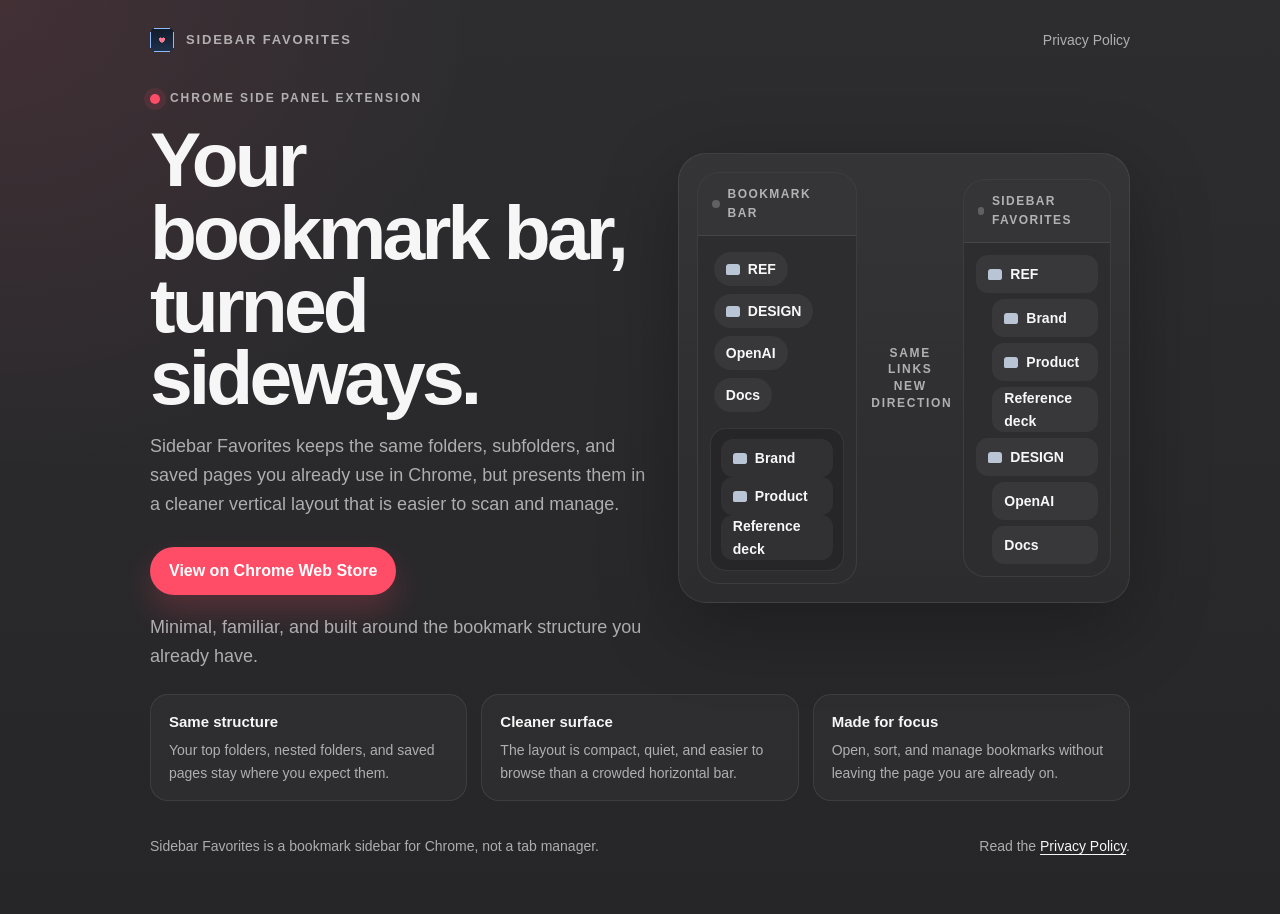
<file: index.html>
<!doctype html>
<html lang="en">
  <head>
    <meta charset="utf-8" />
    <meta name="viewport" content="width=device-width, initial-scale=1" />
    <title>Sidebar Favorites</title>
    <link rel="icon" type="image/png" sizes="32x32" href="./icon32.png" />
    <style>
      :root {
        --bg: #262628;
        --bg-soft: #2d2d30;
        --panel: rgba(255, 255, 255, 0.04);
        --panel-strong: rgba(255, 255, 255, 0.06);
        --border: rgba(255, 255, 255, 0.08);
        --text: rgba(255, 255, 255, 0.96);
        --muted: rgba(255, 255, 255, 0.62);
        --accent: #ff4c67;
        --shadow: 0 24px 80px rgba(0, 0, 0, 0.28);
      }

      * {
        box-sizing: border-box;
      }

      html,
      body {
        margin: 0;
        min-height: 100%;
      }

      body {
        background:
          radial-gradient(circle at top left, rgba(255, 76, 103, 0.1), transparent 30%),
          linear-gradient(180deg, #2d2d30 0%, #262628 100%);
        color: var(--text);
        font: 16px/1.6 "Segoe UI", "SF Pro Text", "Helvetica Neue", sans-serif;
      }

      a {
        color: inherit;
        text-decoration: none;
      }

      .shell {
        width: min(980px, calc(100% - 40px));
        margin: 0 auto;
        padding: 28px 0 56px;
      }

      .topbar,
      .hero,
      .info-strip,
      .site-footer {
        width: 100%;
      }

      .topbar {
        display: flex;
        align-items: center;
        justify-content: space-between;
        gap: 16px;
        margin-bottom: 34px;
      }

      .brand {
        display: inline-flex;
        align-items: center;
        gap: 12px;
        color: var(--muted);
        font-size: 13px;
        font-weight: 700;
        letter-spacing: 0.14em;
        text-transform: uppercase;
      }

      .brand img {
        width: 24px;
        height: 24px;
        object-fit: contain;
        image-rendering: pixelated;
        image-rendering: crisp-edges;
      }

      .top-link {
        color: var(--muted);
        font-size: 14px;
      }

      .hero {
        display: grid;
        grid-template-columns: minmax(0, 1.05fr) minmax(320px, 0.95fr);
        gap: 28px;
        align-items: center;
        margin-bottom: 24px;
      }

      .eyebrow {
        display: inline-flex;
        align-items: center;
        gap: 10px;
        margin-bottom: 14px;
        color: var(--muted);
        font-size: 12px;
        font-weight: 700;
        letter-spacing: 0.16em;
        text-transform: uppercase;
      }

      .eyebrow-mark {
        width: 10px;
        height: 10px;
        border-radius: 999px;
        background: var(--accent);
        box-shadow: 0 0 0 6px rgba(255, 76, 103, 0.12);
      }

      h1,
      h2,
      p {
        margin: 0;
      }

      h1 {
        max-width: 12ch;
        font-size: clamp(2.8rem, 7vw, 4.8rem);
        line-height: 0.95;
        letter-spacing: -0.05em;
      }

      .hero-copy p {
        max-width: 58ch;
        margin-top: 18px;
        color: var(--muted);
        font-size: 18px;
      }

      .hero-actions {
        display: flex;
        align-items: center;
        gap: 14px;
        margin-top: 28px;
      }

      .button {
        display: inline-flex;
        align-items: center;
        justify-content: center;
        min-height: 48px;
        padding: 0 18px;
        border: 1px solid transparent;
        border-radius: 999px;
        background: var(--accent);
        color: #fff;
        font-weight: 700;
        box-shadow: 0 16px 32px rgba(255, 76, 103, 0.22);
      }

      .subtle-note {
        color: var(--muted);
        font-size: 14px;
      }

      .mock {
        padding: 18px;
        border: 1px solid var(--border);
        border-radius: 28px;
        background: linear-gradient(180deg, rgba(255, 255, 255, 0.045), rgba(255, 255, 255, 0.02));
        box-shadow: var(--shadow);
      }

      .mock-stage {
        display: grid;
        grid-template-columns: minmax(0, 1fr) 78px minmax(0, 0.92fr);
        gap: 14px;
        align-items: center;
      }

      .mini-card {
        overflow: hidden;
        border: 1px solid var(--border);
        border-radius: 22px;
        background: var(--bg-soft);
      }

      .mini-card__bar {
        display: flex;
        align-items: center;
        gap: 8px;
        padding: 12px 14px;
        border-bottom: 1px solid var(--border);
        background: rgba(255, 255, 255, 0.04);
        color: var(--muted);
        font-size: 12px;
        font-weight: 700;
        letter-spacing: 0.12em;
        text-transform: uppercase;
      }

      .dot {
        width: 8px;
        height: 8px;
        border-radius: 999px;
        background: rgba(255, 255, 255, 0.22);
      }

      .browser-strip {
        display: flex;
        flex-wrap: wrap;
        gap: 8px;
        padding: 16px;
      }

      .pill,
      .row {
        display: inline-flex;
        align-items: center;
        gap: 8px;
        min-height: 34px;
        padding: 0 12px;
        border-radius: 999px;
        background: rgba(255, 255, 255, 0.05);
        font-size: 14px;
        font-weight: 600;
      }

      .row {
        display: flex;
        min-height: 38px;
        border-radius: 12px;
      }

      .folder::before {
        content: "";
        width: 14px;
        height: 11px;
        border-radius: 3px 3px 3px 2px;
        background: #b9c5d5;
        box-shadow: 0 -4px 0 0 #b9c5d5 inset;
      }

      .menu {
        width: calc(100% - 24px);
        margin: 0 12px 12px;
        padding: 10px;
        border: 1px solid var(--border);
        border-radius: 16px;
        background: rgba(0, 0, 0, 0.14);
      }

      .sidebar-list {
        display: grid;
        gap: 6px;
        padding: 12px;
      }

      .sidebar-list .group {
        display: grid;
        gap: 6px;
        margin-left: 16px;
      }

      .divider-copy {
        color: var(--muted);
        font-size: 12px;
        font-weight: 700;
        line-height: 1.4;
        letter-spacing: 0.14em;
        text-transform: uppercase;
        text-align: center;
      }

      .info-strip {
        display: grid;
        grid-template-columns: repeat(3, minmax(0, 1fr));
        gap: 14px;
        margin-bottom: 24px;
      }

      .info-card {
        padding: 18px 18px 16px;
        border: 1px solid var(--border);
        border-radius: 18px;
        background: rgba(255, 255, 255, 0.03);
      }

      .info-card h2 {
        font-size: 15px;
        line-height: 1.2;
      }

      .info-card p {
        margin-top: 8px;
        color: var(--muted);
        font-size: 14px;
      }

      .site-footer {
        display: flex;
        align-items: center;
        justify-content: space-between;
        gap: 14px;
        padding-top: 10px;
        color: var(--muted);
        font-size: 14px;
      }

      .site-footer a {
        color: var(--text);
        text-decoration: underline;
        text-underline-offset: 0.18em;
      }

      @media (max-width: 900px) {
        .hero,
        .mock-stage,
        .info-strip,
        .site-footer {
          grid-template-columns: 1fr;
          display: grid;
        }

        .site-footer {
          justify-content: start;
        }

        .divider-copy {
          padding: 8px 0;
        }
      }
    </style>
  </head>
  <body>
    <main class="shell">
      <header class="topbar">
        <div class="brand">
          <img src="./icon128.png" alt="" />
          <span>Sidebar Favorites</span>
        </div>
        <a class="top-link" href="./privacy.html">Privacy Policy</a>
      </header>

      <section class="hero">
        <div class="hero-copy">
          <div class="eyebrow">
            <span class="eyebrow-mark"></span>
            <span>Chrome side panel extension</span>
          </div>
          <h1>Your bookmark bar, turned sideways.</h1>
          <p>
            Sidebar Favorites keeps the same folders, subfolders, and saved pages you already use in
            Chrome, but presents them in a cleaner vertical layout that is easier to scan and manage.
          </p>
          <div class="hero-actions">
            <a class="button" href="https://chromewebstore.google.com/" target="_blank" rel="noreferrer">
              View on Chrome Web Store
            </a>
          </div>
          <p class="subtle-note">Minimal, familiar, and built around the bookmark structure you already have.</p>
        </div>

        <div class="mock" aria-hidden="true">
          <div class="mock-stage">
            <div class="mini-card">
              <div class="mini-card__bar">
                <span class="dot"></span>
                <span>Bookmark Bar</span>
              </div>
              <div class="browser-strip">
                <div class="pill folder">REF</div>
                <div class="pill folder">DESIGN</div>
                <div class="pill">OpenAI</div>
                <div class="pill">Docs</div>
              </div>
              <div class="menu">
                <div class="row folder">Brand</div>
                <div class="row folder">Product</div>
                <div class="row">Reference deck</div>
              </div>
            </div>

            <div class="divider-copy">same links<br />new direction</div>

            <div class="mini-card">
              <div class="mini-card__bar">
                <span class="dot"></span>
                <span>Sidebar Favorites</span>
              </div>
              <div class="sidebar-list">
                <div class="row folder">REF</div>
                <div class="group">
                  <div class="row folder">Brand</div>
                  <div class="row folder">Product</div>
                  <div class="row">Reference deck</div>
                </div>
                <div class="row folder">DESIGN</div>
                <div class="group">
                  <div class="row">OpenAI</div>
                  <div class="row">Docs</div>
                </div>
              </div>
            </div>
          </div>
        </div>
      </section>

      <section class="info-strip">
        <article class="info-card">
          <h2>Same structure</h2>
          <p>Your top folders, nested folders, and saved pages stay where you expect them.</p>
        </article>
        <article class="info-card">
          <h2>Cleaner surface</h2>
          <p>The layout is compact, quiet, and easier to browse than a crowded horizontal bar.</p>
        </article>
        <article class="info-card">
          <h2>Made for focus</h2>
          <p>Open, sort, and manage bookmarks without leaving the page you are already on.</p>
        </article>
      </section>

      <footer class="site-footer">
        <p>Sidebar Favorites is a bookmark sidebar for Chrome, not a tab manager.</p>
        <p>
          Read the <a href="./privacy.html">Privacy Policy</a>.
        </p>
      </footer>
    </main>
  </body>
</html>
</file>
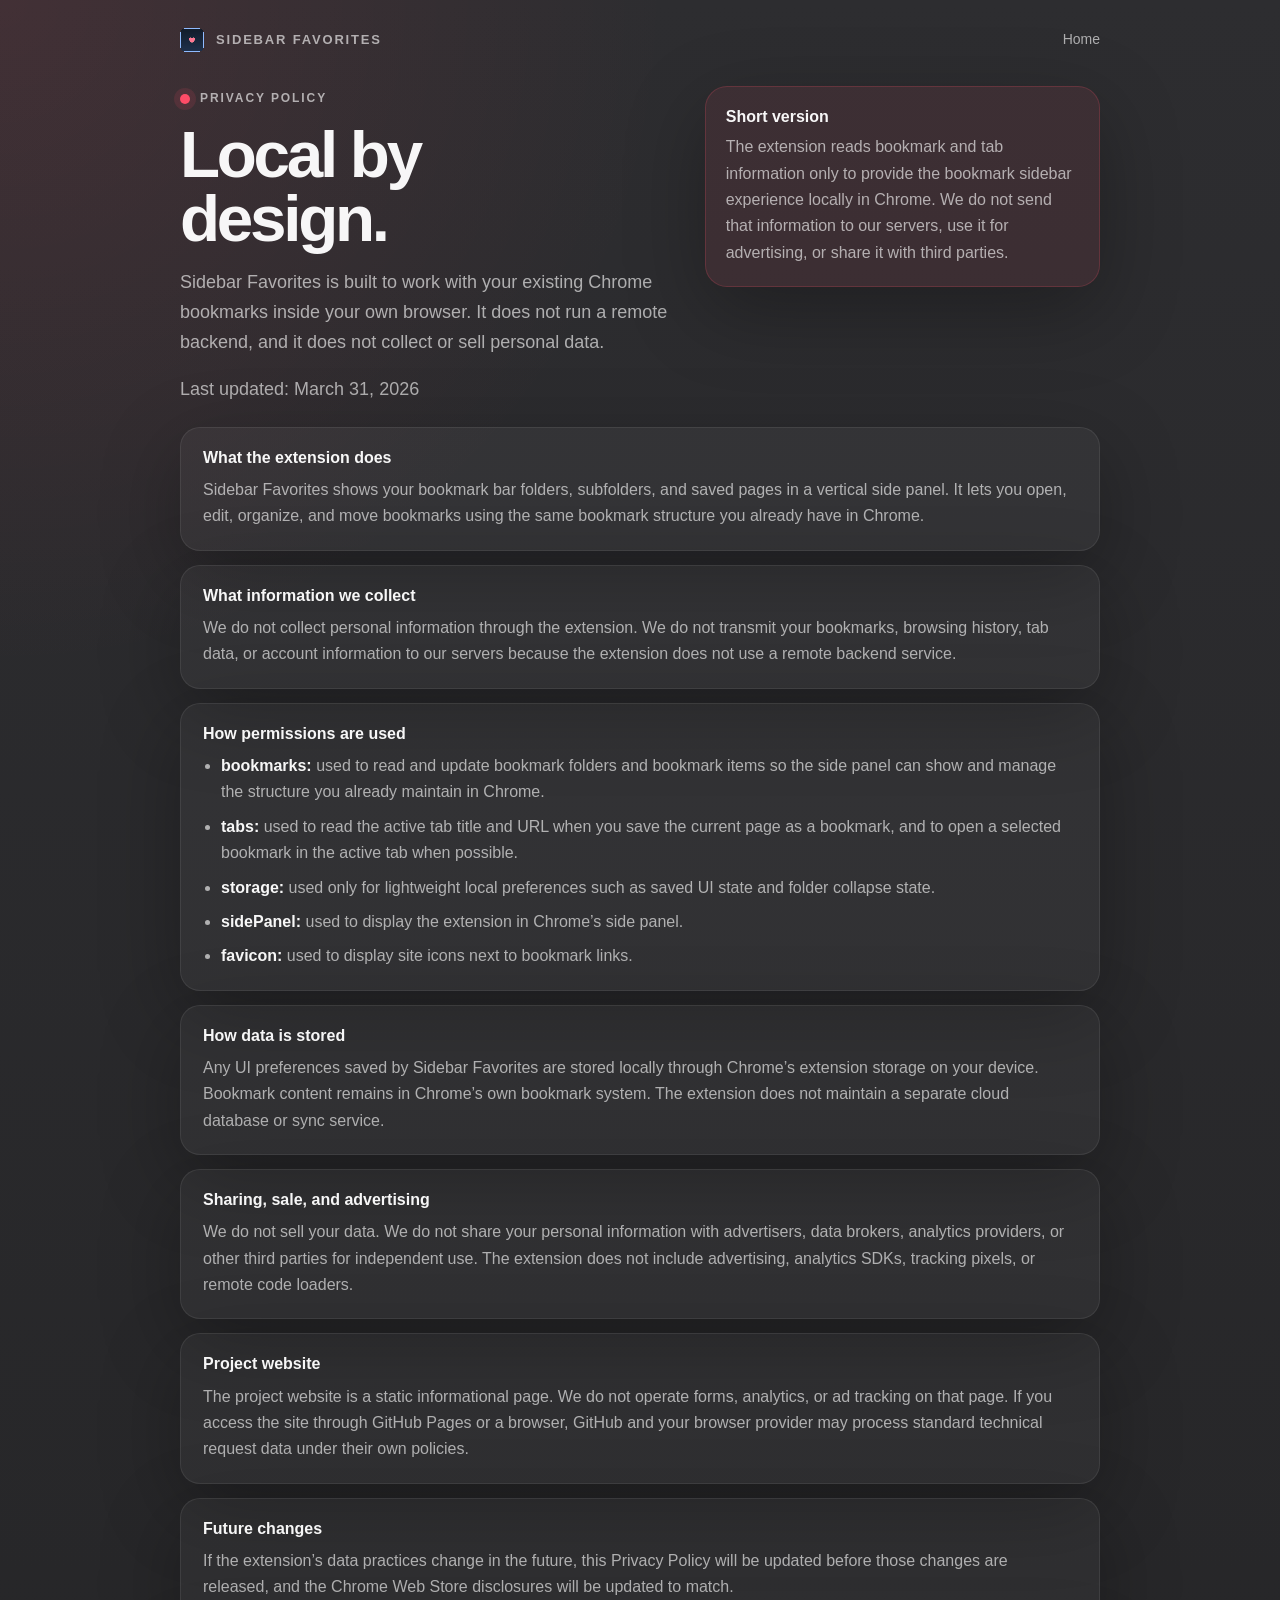
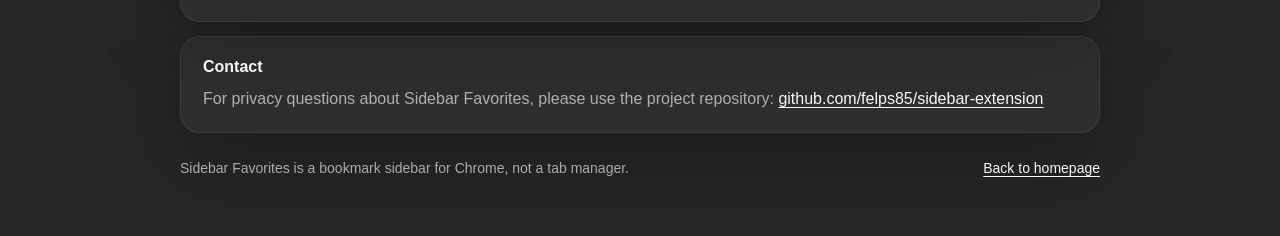
<file: privacy.html>
<!doctype html>
<html lang="en">
  <head>
    <meta charset="utf-8" />
    <meta name="viewport" content="width=device-width, initial-scale=1" />
    <title>Sidebar Favorites Privacy Policy</title>
    <link rel="icon" type="image/png" sizes="32x32" href="./icon32.png" />
    <style>
      :root {
        --bg: #262628;
        --bg-soft: #2d2d30;
        --panel: rgba(255, 255, 255, 0.04);
        --panel-strong: rgba(255, 255, 255, 0.06);
        --border: rgba(255, 255, 255, 0.08);
        --text: rgba(255, 255, 255, 0.96);
        --muted: rgba(255, 255, 255, 0.62);
        --accent: #ff4c67;
        --shadow: 0 24px 80px rgba(0, 0, 0, 0.28);
      }

      * {
        box-sizing: border-box;
      }

      html,
      body {
        margin: 0;
        min-height: 100%;
      }

      body {
        background:
          radial-gradient(circle at top left, rgba(255, 76, 103, 0.1), transparent 30%),
          linear-gradient(180deg, #2d2d30 0%, #262628 100%);
        color: var(--text);
        font: 16px/1.65 "Segoe UI", "SF Pro Text", "Helvetica Neue", sans-serif;
      }

      a {
        color: inherit;
        text-decoration: none;
      }

      .shell {
        width: min(920px, calc(100% - 40px));
        margin: 0 auto;
        padding: 28px 0 56px;
      }

      .topbar {
        display: flex;
        align-items: center;
        justify-content: space-between;
        gap: 16px;
        margin-bottom: 34px;
      }

      .brand {
        display: inline-flex;
        align-items: center;
        gap: 12px;
        color: var(--muted);
        font-size: 13px;
        font-weight: 700;
        letter-spacing: 0.14em;
        text-transform: uppercase;
      }

      .brand img {
        width: 24px;
        height: 24px;
        object-fit: contain;
        image-rendering: pixelated;
        image-rendering: crisp-edges;
      }

      .top-link {
        color: var(--muted);
        font-size: 14px;
      }

      .hero {
        display: grid;
        grid-template-columns: minmax(0, 0.95fr) minmax(280px, 0.75fr);
        gap: 24px;
        align-items: start;
        margin-bottom: 20px;
      }

      .eyebrow {
        display: inline-flex;
        align-items: center;
        gap: 10px;
        margin-bottom: 14px;
        color: var(--muted);
        font-size: 12px;
        font-weight: 700;
        letter-spacing: 0.16em;
        text-transform: uppercase;
      }

      .eyebrow-mark {
        width: 10px;
        height: 10px;
        border-radius: 999px;
        background: var(--accent);
        box-shadow: 0 0 0 6px rgba(255, 76, 103, 0.12);
      }

      h1,
      h2,
      p,
      ul {
        margin: 0;
      }

      h1 {
        max-width: 10ch;
        font-size: clamp(2.6rem, 6vw, 4.1rem);
        line-height: 0.97;
        letter-spacing: -0.05em;
      }

      h2 {
        font-size: 1rem;
        line-height: 1.2;
      }

      .hero-copy p,
      .lede,
      .summary p,
      .policy-section p,
      .policy-section li,
      .site-footer {
        color: var(--muted);
      }

      .hero-copy p {
        max-width: 56ch;
        margin-top: 18px;
        font-size: 18px;
      }

      .summary {
        padding: 20px;
        border: 1px solid rgba(255, 76, 103, 0.2);
        border-radius: 22px;
        background: rgba(255, 76, 103, 0.08);
        box-shadow: var(--shadow);
      }

      .summary h2 {
        margin-bottom: 8px;
        color: var(--text);
      }

      .meta {
        margin-top: 16px;
        color: var(--muted);
        font-size: 14px;
      }

      .policy-grid {
        display: grid;
        gap: 14px;
        margin-top: 22px;
      }

      .policy-section {
        padding: 20px 22px;
        border: 1px solid var(--border);
        border-radius: 20px;
        background: var(--panel);
        box-shadow: var(--shadow);
      }

      .policy-section p,
      .policy-section ul {
        margin-top: 10px;
      }

      .policy-section ul {
        padding-left: 18px;
      }

      .policy-section li + li {
        margin-top: 8px;
      }

      .policy-section strong {
        color: var(--text);
      }

      .site-footer {
        display: flex;
        align-items: center;
        justify-content: space-between;
        gap: 14px;
        margin-top: 24px;
        font-size: 14px;
      }

      .site-footer a,
      .policy-section a {
        color: var(--text);
        text-decoration: underline;
        text-underline-offset: 0.18em;
      }

      @media (max-width: 860px) {
        .hero,
        .site-footer {
          grid-template-columns: 1fr;
          display: grid;
        }

        .site-footer {
          justify-content: start;
        }
      }
    </style>
  </head>
  <body>
    <main class="shell">
      <header class="topbar">
        <div class="brand">
          <img src="./icon128.png" alt="" />
          <span>Sidebar Favorites</span>
        </div>
        <a class="top-link" href="./index.html">Home</a>
      </header>

      <section class="hero">
        <div class="hero-copy">
          <div class="eyebrow">
            <span class="eyebrow-mark"></span>
            <span>Privacy Policy</span>
          </div>
          <h1>Local by design.</h1>
          <p>
            Sidebar Favorites is built to work with your existing Chrome bookmarks inside your own
            browser. It does not run a remote backend, and it does not collect or sell personal data.
          </p>
          <p class="meta">Last updated: March 31, 2026</p>
        </div>

        <aside class="summary">
          <h2>Short version</h2>
          <p>
            The extension reads bookmark and tab information only to provide the bookmark sidebar
            experience locally in Chrome. We do not send that information to our servers, use it for
            advertising, or share it with third parties.
          </p>
        </aside>
      </section>

      <section class="policy-grid">
        <article class="policy-section">
          <h2>What the extension does</h2>
          <p>
            Sidebar Favorites shows your bookmark bar folders, subfolders, and saved pages in a
            vertical side panel. It lets you open, edit, organize, and move bookmarks using the same
            bookmark structure you already have in Chrome.
          </p>
        </article>

        <article class="policy-section">
          <h2>What information we collect</h2>
          <p>
            We do not collect personal information through the extension. We do not transmit your
            bookmarks, browsing history, tab data, or account information to our servers because the
            extension does not use a remote backend service.
          </p>
        </article>

        <article class="policy-section">
          <h2>How permissions are used</h2>
          <ul>
            <li>
              <strong>bookmarks:</strong> used to read and update bookmark folders and bookmark items
              so the side panel can show and manage the structure you already maintain in Chrome.
            </li>
            <li>
              <strong>tabs:</strong> used to read the active tab title and URL when you save the
              current page as a bookmark, and to open a selected bookmark in the active tab when
              possible.
            </li>
            <li>
              <strong>storage:</strong> used only for lightweight local preferences such as saved UI
              state and folder collapse state.
            </li>
            <li>
              <strong>sidePanel:</strong> used to display the extension in Chrome’s side panel.
            </li>
            <li>
              <strong>favicon:</strong> used to display site icons next to bookmark links.
            </li>
          </ul>
        </article>

        <article class="policy-section">
          <h2>How data is stored</h2>
          <p>
            Any UI preferences saved by Sidebar Favorites are stored locally through Chrome’s
            extension storage on your device. Bookmark content remains in Chrome’s own bookmark
            system. The extension does not maintain a separate cloud database or sync service.
          </p>
        </article>

        <article class="policy-section">
          <h2>Sharing, sale, and advertising</h2>
          <p>
            We do not sell your data. We do not share your personal information with advertisers,
            data brokers, analytics providers, or other third parties for independent use. The
            extension does not include advertising, analytics SDKs, tracking pixels, or remote code
            loaders.
          </p>
        </article>

        <article class="policy-section">
          <h2>Project website</h2>
          <p>
            The project website is a static informational page. We do not operate forms, analytics,
            or ad tracking on that page. If you access the site through GitHub Pages or a browser,
            GitHub and your browser provider may process standard technical request data under their
            own policies.
          </p>
        </article>

        <article class="policy-section">
          <h2>Future changes</h2>
          <p>
            If the extension’s data practices change in the future, this Privacy Policy will be
            updated before those changes are released, and the Chrome Web Store disclosures will be
            updated to match.
          </p>
        </article>

        <article class="policy-section">
          <h2>Contact</h2>
          <p>
            For privacy questions about Sidebar Favorites, please use the project repository:
            <a href="https://github.com/felps85/sidebar-extension">
              github.com/felps85/sidebar-extension
            </a>
          </p>
        </article>
      </section>

      <footer class="site-footer">
        <p>Sidebar Favorites is a bookmark sidebar for Chrome, not a tab manager.</p>
        <p><a href="./index.html">Back to homepage</a></p>
      </footer>
    </main>
  </body>
</html>
</file>
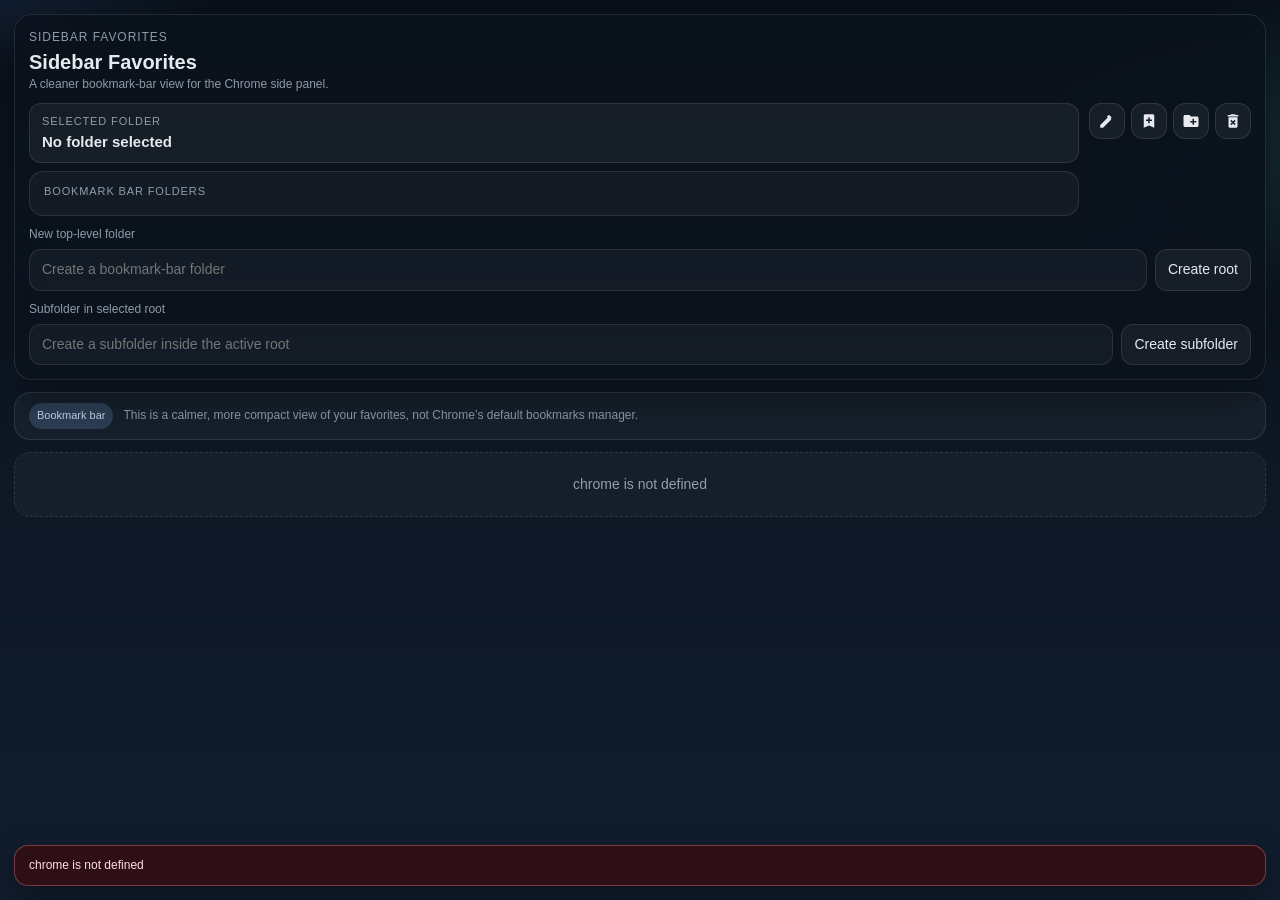
<file: sidepanel.html>
<!doctype html>
<html lang="en">
  <head>
    <meta charset="utf-8" />
    <meta name="viewport" content="width=device-width, initial-scale=1" />
    <title>Sidebar Favorites</title>
    <link rel="stylesheet" href="sidepanel.css" />
  </head>
  <body>
    <svg class="icon-sprite" aria-hidden="true" focusable="false">
      <symbol id="icon-expand_more" viewBox="0 0 24 24">
        <path d="M7 10l5 5 5-5z"></path>
      </symbol>
      <symbol id="icon-chevron_right" viewBox="0 0 24 24">
        <path d="M10 6l6 6-6 6z"></path>
      </symbol>
      <symbol id="icon-edit" viewBox="0 0 24 24">
        <path d="M3 17.25V21h3.75L17.8 9.94l-3.75-3.75L3 17.25zm14.71-9.04a1.003 1.003 0 000-1.42l-2.5-2.5a1.003 1.003 0 00-1.42 0l-1.96 1.96 3.75 3.75 2.13-2.09z"></path>
      </symbol>
      <symbol id="icon-create_new_folder" viewBox="0 0 24 24">
        <path d="M20 6h-8l-2-2H4c-1.1 0-2 .9-2 2v12c0 1.1.9 2 2 2h16c1.1 0 2-.9 2-2V8c0-1.1-.9-2-2-2zm-1 8h-3v3h-2v-3h-3v-2h3V9h2v3h3v2z"></path>
      </symbol>
      <symbol id="icon-delete_outline" viewBox="0 0 24 24">
        <path d="M6 19c0 1.1.9 2 2 2h8c1.1 0 2-.9 2-2V7H6v12zm2.46-7.12l1.41-1.41L12 12.59l2.12-2.12 1.41 1.41L13.41 14l2.12 2.12-1.41 1.41L12 15.41l-2.12 2.12-1.41-1.41L10.59 14l-2.13-2.12zM15.5 4l-1-1h-5l-1 1H5v2h14V4z"></path>
      </symbol>
      <symbol id="icon-close" viewBox="0 0 24 24">
        <path d="M18.3 5.71L12 12l6.3 6.29-1.41 1.41L10.59 13.41 4.29 19.7 2.88 18.29 9.17 12 2.88 5.71 4.29 4.3l6.3 6.29 6.29-6.29z"></path>
      </symbol>
      <symbol id="icon-bookmark" viewBox="0 0 24 24">
        <path d="M17 3H7c-1.1 0-2 .9-2 2v16l7-3 7 3V5c0-1.1-.9-2-2-2z"></path>
      </symbol>
      <symbol id="icon-bookmark_add" viewBox="0 0 24 24">
        <path d="M17 3H7c-1.1 0-2 .9-2 2v16l7-3 7 3V5c0-1.1-.9-2-2-2zm-1 9h-3v3h-2v-3H8v-2h3V7h2v3h3v2z"></path>
      </symbol>
    </svg>

    <div class="app-shell">
      <header class="panel-header">
        <div class="brand-block">
          <p class="eyebrow">Sidebar Favorites</p>
          <h1>Sidebar Favorites</h1>
          <p class="header-copy">A cleaner bookmark-bar view for the Chrome side panel.</p>
        </div>

        <div class="toolbar">
          <div class="root-picker">
            <div class="root-status">
              <span class="root-status__label">Selected folder</span>
              <span class="root-status__title" id="rootTriggerTitle">No folder selected</span>
            </div>
            <div class="root-menu root-menu--inline">
              <div class="root-menu__head">Bookmark bar folders</div>
              <div id="rootMenuList" class="root-menu__list" role="listbox" aria-label="Bookmark bar folders"></div>
            </div>
          </div>

          <div class="toolbar-actions">
            <button id="renameRootBtn" class="icon-button" type="button" title="Rename selected root">
              <svg class="icon"><use href="#icon-edit"></use></svg>
            </button>
            <button id="topAddBookmarkBtn" class="icon-button" type="button" title="Add bookmark to selected root">
              <svg class="icon"><use href="#icon-bookmark_add"></use></svg>
            </button>
            <button id="topAddFolderBtn" class="icon-button" type="button" title="Add folder to selected root">
              <svg class="icon"><use href="#icon-create_new_folder"></use></svg>
            </button>
            <button id="deleteRootBtn" class="icon-button icon-button--danger" type="button" title="Delete selected root">
              <svg class="icon"><use href="#icon-delete_outline"></use></svg>
            </button>
          </div>
        </div>

        <form id="createRootForm" class="inline-form">
          <label class="inline-form__label" for="createRootInput">New top-level folder</label>
          <div class="inline-form__row">
            <input id="createRootInput" type="text" autocomplete="off" placeholder="Create a bookmark-bar folder" />
            <button type="submit">Create root</button>
          </div>
        </form>

        <form id="createSubfolderForm" class="inline-form">
          <label class="inline-form__label" for="createSubfolderInput">Subfolder in selected root</label>
          <div class="inline-form__row">
            <input id="createSubfolderInput" type="text" autocomplete="off" placeholder="Create a subfolder inside the active root" />
            <button type="submit">Create subfolder</button>
          </div>
        </form>
      </header>

      <section class="panel-note">
        <span class="panel-note__pill">Bookmark bar</span>
        <p>This is a calmer, more compact view of your favorites, not Chrome’s default bookmarks manager.</p>
      </section>

      <main id="treeRoot" class="tree-root" aria-live="polite"></main>
    </div>

    <div id="statusToast" class="status-toast" role="alert" aria-live="assertive" hidden></div>

    <template id="folderTemplate">
      <section class="folder-node" data-node-type="folder">
        <div class="tree-row folder-row" draggable="true">
          <button class="row-chevron" type="button" aria-label="Toggle folder">
            <svg class="icon icon-chevron icon-expanded"><use href="#icon-expand_more"></use></svg>
            <svg class="icon icon-chevron icon-collapsed"><use href="#icon-chevron_right"></use></svg>
          </button>
          <div class="row-main">
            <button class="row-title folder-title" type="button"></button>
            <div class="row-meta folder-meta"></div>
          </div>
          <div class="row-actions">
            <button class="icon-button row-action add-bookmark" type="button" title="Add bookmark">
              <svg class="icon"><use href="#icon-bookmark_add"></use></svg>
            </button>
            <button class="icon-button row-action add-folder" type="button" title="Add subfolder">
              <svg class="icon"><use href="#icon-create_new_folder"></use></svg>
            </button>
            <button class="icon-button row-action rename-folder" type="button" title="Rename folder">
              <svg class="icon"><use href="#icon-edit"></use></svg>
            </button>
            <button class="icon-button row-action delete-folder" type="button" title="Delete folder">
              <svg class="icon"><use href="#icon-delete_outline"></use></svg>
            </button>
          </div>
        </div>
        <div class="folder-children"></div>
      </section>
    </template>

    <template id="bookmarkTemplate">
      <article class="bookmark-node" data-node-type="bookmark">
        <div class="tree-row bookmark-row" draggable="true">
          <div class="bookmark-avatar">
            <img class="bookmark-favicon" alt="" />
            <span class="bookmark-fallback">
              <svg class="icon"><use href="#icon-bookmark"></use></svg>
            </span>
          </div>
          <div class="row-main">
            <button class="row-title bookmark-title" type="button"></button>
            <div class="row-meta bookmark-meta"></div>
          </div>
          <div class="row-actions">
            <button class="icon-button row-action edit-bookmark" type="button" title="Edit bookmark">
              <svg class="icon"><use href="#icon-edit"></use></svg>
            </button>
            <button class="icon-button row-action delete-bookmark" type="button" title="Delete bookmark">
              <svg class="icon"><use href="#icon-delete_outline"></use></svg>
            </button>
          </div>
        </div>
      </article>
    </template>

    <script type="module" src="sidepanel.js"></script>
  </body>
</html>
</file>
<file: sidepanel.css>
:root {
  --bg-0: #091019;
  --bg-1: #0d1724;
  --bg-2: #111d2e;
  --surface: rgba(255, 255, 255, 0.05);
  --surface-strong: rgba(255, 255, 255, 0.08);
  --surface-hover: rgba(255, 255, 255, 0.1);
  --surface-active: rgba(137, 189, 255, 0.16);
  --border: rgba(255, 255, 255, 0.1);
  --border-strong: rgba(255, 255, 255, 0.18);
  --text: rgba(244, 247, 252, 0.94);
  --muted: rgba(196, 206, 222, 0.72);
  --accent: #88b7ff;
  --accent-soft: rgba(136, 183, 255, 0.2);
  --danger: #ff8a93;
  --shadow: 0 22px 48px rgba(0, 0, 0, 0.3);
}

* {
  box-sizing: border-box;
}

html,
body {
  min-height: 100%;
}

body {
  margin: 0;
  color: var(--text);
  font: 14px/1.4 "Segoe UI", "SF Pro Text", "Helvetica Neue", sans-serif;
  background:
    radial-gradient(720px 320px at -10% -10%, rgba(88, 145, 255, 0.24), transparent 56%),
    radial-gradient(640px 280px at 110% 16%, rgba(72, 204, 180, 0.16), transparent 58%),
    linear-gradient(180deg, var(--bg-0), var(--bg-1) 46%, var(--bg-2));
}

button,
input {
  font: inherit;
}

button {
  color: inherit;
}

.icon-sprite {
  position: absolute;
  width: 0;
  height: 0;
  overflow: hidden;
}

.app-shell {
  min-height: 100vh;
  padding: 14px;
}

.panel-header {
  position: sticky;
  top: 0;
  z-index: 20;
  display: grid;
  gap: 10px;
  padding: 14px;
  margin-bottom: 12px;
  border: 1px solid var(--border);
  border-radius: 18px;
  background: linear-gradient(180deg, rgba(10, 18, 28, 0.92), rgba(10, 18, 28, 0.8));
  backdrop-filter: blur(16px);
  box-shadow: var(--shadow);
}

.brand-block h1,
.brand-block p {
  margin: 0;
}

.eyebrow {
  color: var(--muted);
  font-size: 12px;
  letter-spacing: 0.08em;
  text-transform: uppercase;
}

.brand-block h1 {
  margin-top: 2px;
  font-size: 20px;
  font-weight: 650;
}

.header-copy {
  margin-top: 4px;
  color: var(--muted);
  font-size: 12px;
}

.toolbar {
  display: grid;
  grid-template-columns: minmax(0, 1fr) auto;
  gap: 10px;
  align-items: start;
}

.root-picker {
  display: grid;
  gap: 8px;
}

.root-status,
.icon-button,
.inline-form button,
.root-option {
  border: 1px solid var(--border);
  background: var(--surface);
  border-radius: 12px;
}

.root-status {
  display: grid;
  gap: 2px;
  padding: 10px 12px;
}

.icon-button:hover,
.inline-form button:hover,
.root-option:hover {
  background: var(--surface-hover);
  border-color: var(--border-strong);
}

.root-status__label {
  display: block;
  color: var(--muted);
  font-size: 11px;
  letter-spacing: 0.08em;
  text-transform: uppercase;
}

.root-status__title {
  display: block;
  font-size: 15px;
  font-weight: 580;
}

.toolbar-actions {
  display: flex;
  gap: 6px;
}

.icon-button {
  display: inline-flex;
  align-items: center;
  justify-content: center;
  width: 36px;
  height: 36px;
  padding: 0;
  cursor: pointer;
  transition: background-color 120ms ease, border-color 120ms ease, opacity 120ms ease;
}

.icon-button .icon {
  width: 18px;
  height: 18px;
  fill: currentColor;
}

.icon-button--danger:hover {
  color: var(--danger);
}

.icon-button:disabled,
.inline-form button:disabled,
.inline-form input:disabled {
  opacity: 0.42;
  cursor: not-allowed;
}

.root-menu {
  padding: 8px;
  border: 1px solid var(--border);
  border-radius: 14px;
  background: rgba(255, 255, 255, 0.04);
}

.root-menu--inline {
  position: static;
  box-shadow: none;
}

.root-menu__head {
  padding: 4px 6px 8px;
  color: var(--muted);
  font-size: 11px;
  letter-spacing: 0.08em;
  text-transform: uppercase;
}

.root-menu__list {
  display: flex;
  flex-wrap: wrap;
  gap: 4px;
  max-height: 240px;
  overflow: auto;
}

.root-option {
  width: auto;
  padding: 8px 11px;
  text-align: left;
  cursor: pointer;
  white-space: nowrap;
}

.root-option.is-active {
  background: var(--surface-active);
  border-color: rgba(136, 183, 255, 0.44);
}

.inline-form {
  display: grid;
  gap: 6px;
}

.inline-form__label {
  color: var(--muted);
  font-size: 12px;
}

.inline-form__row {
  display: grid;
  grid-template-columns: minmax(0, 1fr) auto;
  gap: 8px;
}

.inline-form input {
  min-width: 0;
  padding: 10px 12px;
  color: var(--text);
  border: 1px solid var(--border);
  border-radius: 12px;
  background: rgba(255, 255, 255, 0.04);
  outline: none;
}

.inline-form input:focus {
  border-color: rgba(136, 183, 255, 0.42);
  box-shadow: 0 0 0 3px rgba(136, 183, 255, 0.12);
}

.inline-form button {
  padding: 0 12px;
  cursor: pointer;
}

.panel-note {
  display: flex;
  gap: 10px;
  align-items: center;
  padding: 10px 14px;
  margin-bottom: 12px;
  border: 1px solid var(--border);
  border-radius: 16px;
  background: rgba(255, 255, 255, 0.04);
}

.panel-note p {
  margin: 0;
  color: var(--muted);
  font-size: 12px;
}

.panel-note__pill {
  display: inline-flex;
  align-items: center;
  padding: 5px 8px;
  border-radius: 999px;
  background: var(--accent-soft);
  color: rgba(220, 231, 255, 0.9);
  font-size: 11px;
  white-space: nowrap;
}

.tree-root {
  display: grid;
  gap: 8px;
}

.empty-state {
  padding: 22px 16px;
  border: 1px dashed var(--border);
  border-radius: 16px;
  background: rgba(255, 255, 255, 0.03);
  color: var(--muted);
  text-align: center;
}

.folder-node,
.bookmark-node {
  position: relative;
}

.tree-row {
  position: relative;
  display: grid;
  grid-template-columns: auto minmax(0, 1fr) auto;
  gap: 8px;
  align-items: center;
  min-height: 42px;
  padding: 6px 8px;
  border: 1px solid transparent;
  border-radius: 14px;
  background: rgba(255, 255, 255, 0.03);
  transition: background-color 120ms ease, border-color 120ms ease;
}

.tree-row:hover,
.tree-row:focus-within {
  background: rgba(255, 255, 255, 0.06);
  border-color: rgba(255, 255, 255, 0.06);
}

.tree-row.is-drop-target {
  background: rgba(136, 183, 255, 0.12);
  border-color: rgba(136, 183, 255, 0.42);
}

.tree-row.is-selected-root {
  background: rgba(136, 183, 255, 0.14);
  border-color: rgba(136, 183, 255, 0.34);
}

.tree-row.is-dragging {
  opacity: 0.55;
}

.tree-row.drag-before::before,
.tree-row.drag-after::after {
  content: "";
  position: absolute;
  left: 10px;
  right: 10px;
  height: 2px;
  border-radius: 999px;
  background: var(--accent);
}

.tree-row.drag-before::before {
  top: -1px;
}

.tree-row.drag-after::after {
  bottom: -1px;
}

.tree-row.is-raw-url-target {
  box-shadow: inset 0 0 0 1px rgba(72, 204, 180, 0.45);
}

.row-chevron,
.row-title {
  padding: 0;
  border: 0;
  background: transparent;
}

.row-chevron {
  width: 26px;
  height: 26px;
  display: inline-flex;
  align-items: center;
  justify-content: center;
  border-radius: 10px;
  cursor: pointer;
  color: var(--muted);
}

.row-chevron:hover {
  background: rgba(255, 255, 255, 0.08);
  color: var(--text);
}

.row-chevron .icon {
  width: 18px;
  height: 18px;
  fill: currentColor;
}

.folder-node.is-collapsed .icon-expanded,
.folder-node:not(.is-collapsed) .icon-collapsed {
  display: none;
}

.folder-node.is-collapsed .folder-children {
  display: none;
}

.row-main {
  min-width: 0;
}

.row-title {
  display: block;
  width: 100%;
  color: var(--text);
  text-align: left;
  font-size: 14px;
  font-weight: 520;
  white-space: nowrap;
  overflow: hidden;
  text-overflow: ellipsis;
  cursor: pointer;
}

.row-meta {
  color: var(--muted);
  font-size: 12px;
  white-space: nowrap;
  overflow: hidden;
  text-overflow: ellipsis;
}

.row-actions {
  display: flex;
  gap: 4px;
  opacity: 0;
  pointer-events: none;
  transition: opacity 120ms ease;
}

.tree-row:hover .row-actions,
.tree-row:focus-within .row-actions {
  opacity: 1;
  pointer-events: auto;
}

.row-action {
  width: 30px;
  height: 30px;
}

.bookmark-avatar {
  position: relative;
  width: 24px;
  height: 24px;
  border-radius: 8px;
  background: rgba(255, 255, 255, 0.06);
  overflow: hidden;
}

.bookmark-favicon,
.bookmark-fallback {
  width: 100%;
  height: 100%;
}

.bookmark-favicon {
  display: block;
  object-fit: cover;
}

.bookmark-fallback {
  display: flex;
  align-items: center;
  justify-content: center;
  color: var(--muted);
}

.bookmark-fallback .icon {
  width: 14px;
  height: 14px;
  fill: currentColor;
}

.bookmark-avatar.has-image .bookmark-fallback {
  display: none;
}

.folder-children {
  display: grid;
  gap: 6px;
  padding-left: 18px;
  margin-top: 6px;
  border-left: 1px solid rgba(255, 255, 255, 0.06);
}

.children-dropzone {
  min-height: 12px;
  border-radius: 10px;
}

.children-dropzone.is-drop-target {
  background: rgba(136, 183, 255, 0.09);
  box-shadow: inset 0 0 0 1px rgba(136, 183, 255, 0.28);
}

.status-toast {
  position: fixed;
  left: 14px;
  right: 14px;
  bottom: 14px;
  z-index: 40;
  padding: 11px 14px;
  border: 1px solid rgba(255, 138, 147, 0.35);
  border-radius: 14px;
  background: rgba(48, 15, 21, 0.94);
  box-shadow: 0 16px 36px rgba(0, 0, 0, 0.34);
  color: #ffdfe2;
  font-size: 12px;
  line-height: 1.45;
}

@media (max-width: 480px) {
  .toolbar {
    grid-template-columns: 1fr;
  }

  .toolbar-actions {
    justify-content: flex-start;
  }
}
</file>
